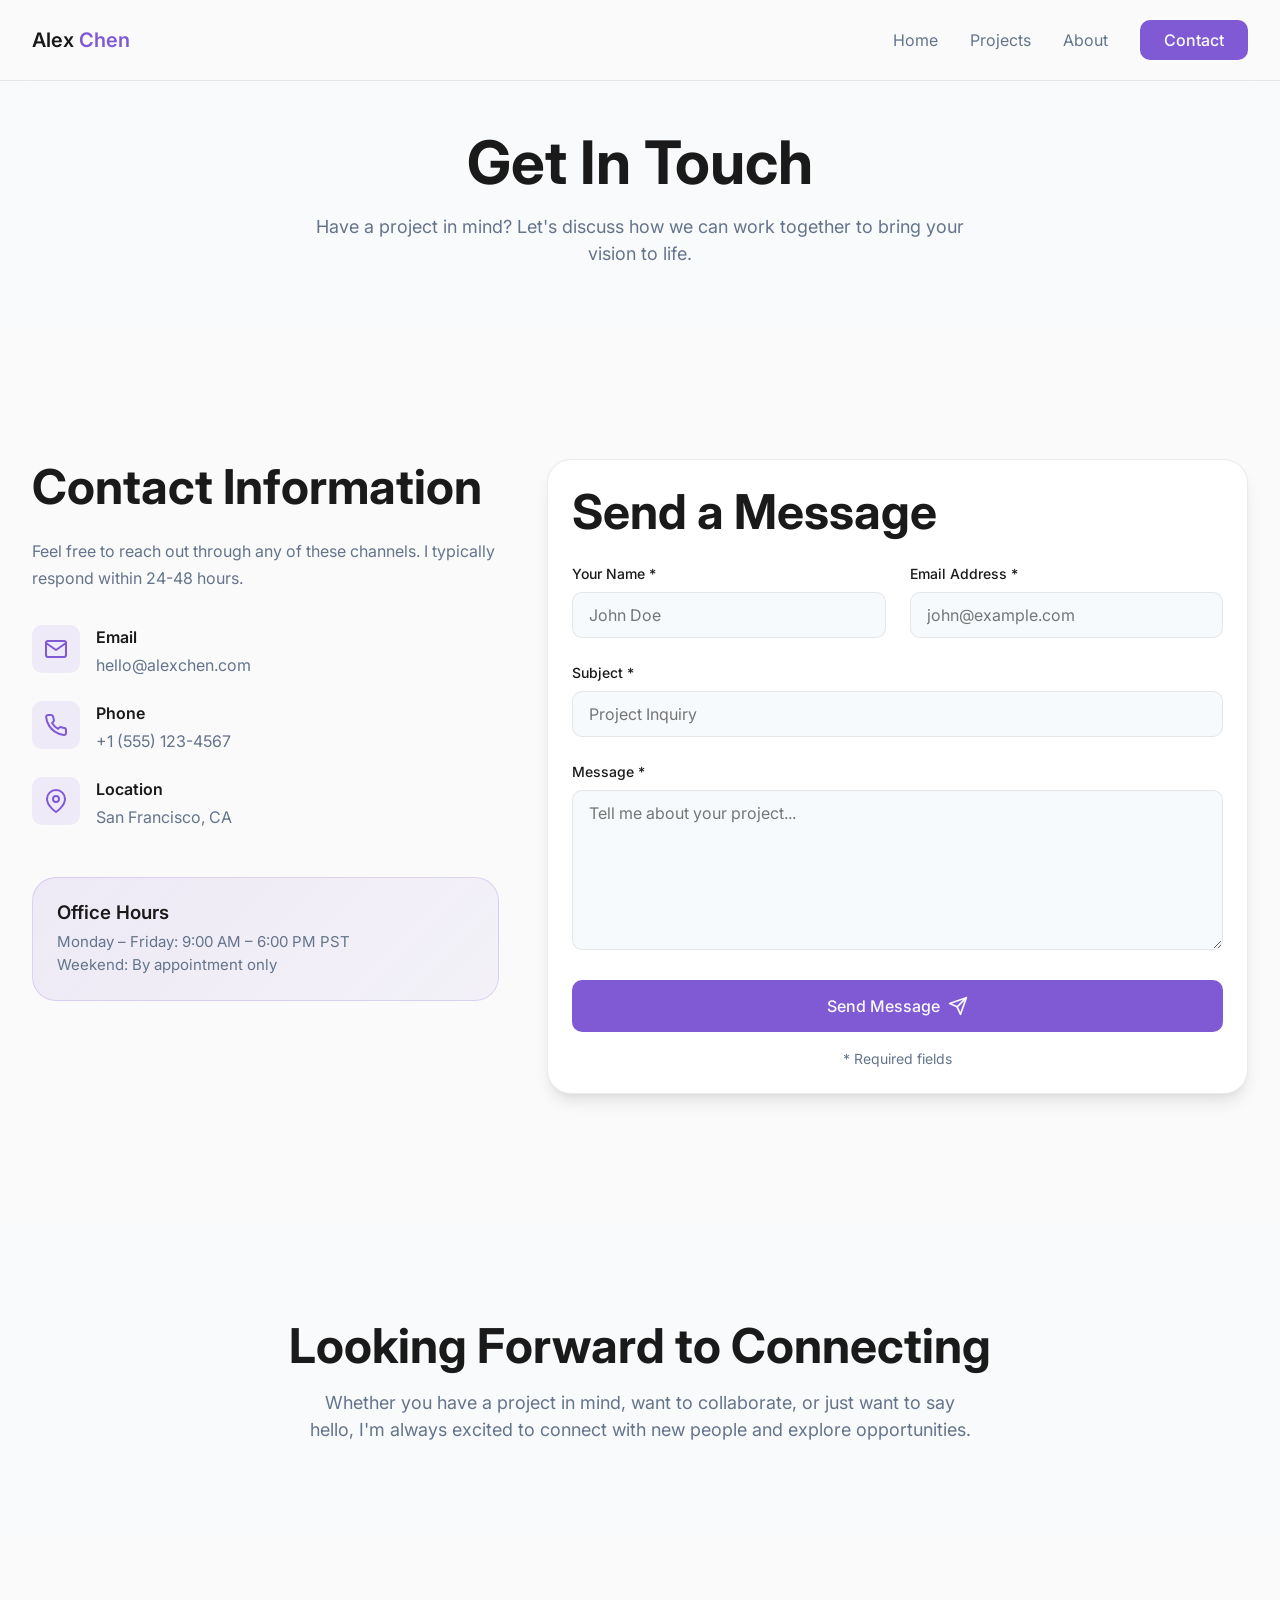
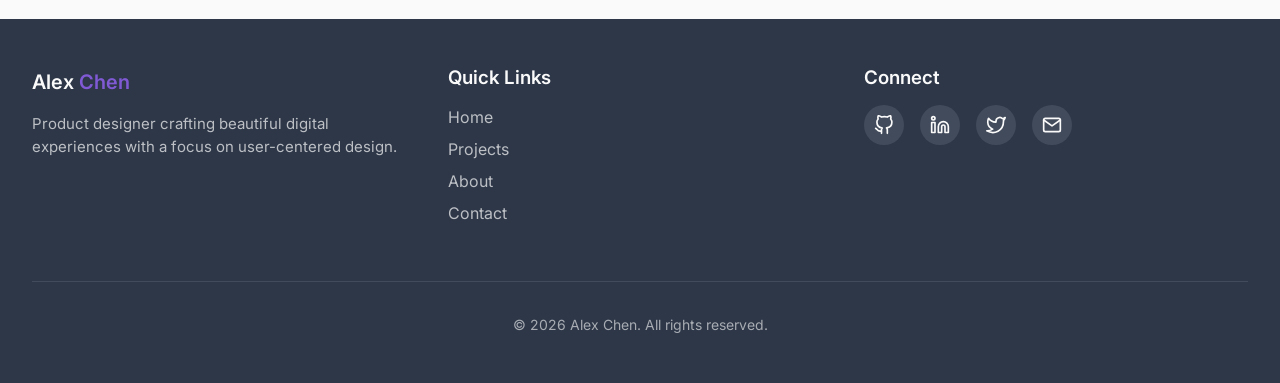
<file: contact.html>
<!doctype html>
<html lang="en">
<head>
  <meta charset="utf-8">
  <meta name="viewport" content="width=device-width, initial-scale=1">
  <title>Contact — Alex Chen</title>
  <meta name="description" content="Get in touch with Alex Chen for design projects and collaborations.">
  <link rel="preconnect" href="https://fonts.googleapis.com">
  <link rel="preconnect" href="https://fonts.gstatic.com" crossorigin>
  <link rel="stylesheet" href="https://fonts.googleapis.com/css2?family=Inter:wght@400;500;600;700&display=swap">
  <link rel="stylesheet" href="css/style.css">
</head>
<body>

  <!-- Site navigation -->
  <nav class="nav">
    <div class="container nav__inner">
      <a href="index.html" class="nav__logo">Alex <span class="nav__logo-accent">Chen</span></a>
      <div class="nav__links">
        <a href="index.html" class="nav__link" data-nav-link="index.html">Home</a>
        <a href="projects.html" class="nav__link" data-nav-link="projects.html">Projects</a>
        <a href="about.html" class="nav__link" data-nav-link="about.html">About</a>
        <a href="contact.html" class="btn btn--primary btn--sm">Contact</a>
      </div>
      <button class="nav__toggle" data-mobile-toggle aria-label="Toggle menu" aria-expanded="false">
        <svg data-icon-menu viewBox="0 0 24 24" fill="none" stroke="currentColor" stroke-width="2" stroke-linecap="round" stroke-linejoin="round"><line x1="3" y1="6" x2="21" y2="6"/><line x1="3" y1="12" x2="21" y2="12"/><line x1="3" y1="18" x2="21" y2="18"/></svg>
        <svg data-icon-close style="display:none" viewBox="0 0 24 24" fill="none" stroke="currentColor" stroke-width="2" stroke-linecap="round" stroke-linejoin="round"><line x1="18" y1="6" x2="6" y2="18"/><line x1="6" y1="6" x2="18" y2="18"/></svg>
      </button>
    </div>
    <div class="nav__mobile" data-mobile-menu>
      <a href="index.html" class="nav__mobile-link" data-nav-link="index.html">Home</a>
      <a href="projects.html" class="nav__mobile-link" data-nav-link="projects.html">Projects</a>
      <a href="about.html" class="nav__mobile-link" data-nav-link="about.html">About</a>
      <a href="contact.html" class="nav__mobile-link" data-nav-link="contact.html" style="background:var(--secondary);color:var(--secondary-fg);text-align:center">Contact</a>
    </div>
  </nav>

  <main>

    <!-- Page title -->
    <header class="page-header">
      <div class="container fade-in">
        <h1 class="page-header__title">Get In Touch</h1>
        <p class="page-header__lead">Have a project in mind? Let's discuss how we can work together to bring your vision to life.</p>
      </div>
    </header>

    <!-- Contact info and form -->
    <section class="section section--lg">
      <div class="container">
        <div class="contact-grid">

          <!-- Left column: contact info -->
          <div>
            <h2 class="section__title" style="text-align:left;margin-bottom:1.5rem">Contact Information</h2>
            <p style="color:var(--muted-fg);margin-bottom:2rem;line-height:1.7">Feel free to reach out through any of these channels. I typically respond within 24-48 hours.</p>

            <div class="contact-info__item">
              <div class="contact-info__icon">
                <svg width="24" height="24" viewBox="0 0 24 24" fill="none" stroke="currentColor" stroke-width="2" stroke-linecap="round" stroke-linejoin="round"><path d="M4 4h16c1.1 0 2 .9 2 2v12c0 1.1-.9 2-2 2H4c-1.1 0-2-.9-2-2V6c0-1.1.9-2 2-2z"/><polyline points="22,6 12,13 2,6"/></svg>
              </div>
              <div>
                <div class="contact-info__label">Email</div>
                <a class="contact-info__value" href="mailto:hello@alexchen.com">hello@alexchen.com</a>
              </div>
            </div>

            <div class="contact-info__item">
              <div class="contact-info__icon">
                <svg width="24" height="24" viewBox="0 0 24 24" fill="none" stroke="currentColor" stroke-width="2" stroke-linecap="round" stroke-linejoin="round"><path d="M22 16.92v3a2 2 0 0 1-2.18 2 19.79 19.79 0 0 1-8.63-3.07 19.5 19.5 0 0 1-6-6 19.79 19.79 0 0 1-3.07-8.67A2 2 0 0 1 4.11 2h3a2 2 0 0 1 2 1.72 12.84 12.84 0 0 0 .7 2.81 2 2 0 0 1-.45 2.11L8.09 9.91a16 16 0 0 0 6 6l1.27-1.27a2 2 0 0 1 2.11-.45 12.84 12.84 0 0 0 2.81.7A2 2 0 0 1 22 16.92z"/></svg>
              </div>
              <div>
                <div class="contact-info__label">Phone</div>
                <a class="contact-info__value" href="tel:+15551234567">+1 (555) 123-4567</a>
              </div>
            </div>

            <div class="contact-info__item">
              <div class="contact-info__icon">
                <svg width="24" height="24" viewBox="0 0 24 24" fill="none" stroke="currentColor" stroke-width="2" stroke-linecap="round" stroke-linejoin="round"><path d="M21 10c0 7-9 13-9 13s-9-6-9-13a9 9 0 0 1 18 0z"/><circle cx="12" cy="10" r="3"/></svg>
              </div>
              <div>
                <div class="contact-info__label">Location</div>
                <div class="contact-info__value">San Francisco, CA</div>
              </div>
            </div>

            <div class="contact-info__hours">
              <h3 style="font-weight:600;margin-bottom:.5rem">Office Hours</h3>
              <p style="color:var(--muted-fg);font-size:.9375rem;margin:0">
                Monday – Friday: 9:00 AM – 6:00 PM PST<br>
                Weekend: By appointment only
              </p>
            </div>
          </div>

          <!-- Right column: form -->
          <div class="contact-form">
            <h2 class="section__title" style="text-align:left;margin-bottom:1.5rem">Send a Message</h2>

            <form data-contact-form novalidate>
              <div class="form__row" style="grid-template-columns:1fr 1fr">
                <div>
                  <label class="form__label" for="name">Your Name *</label>
                  <input class="form__input" type="text" id="name" name="name" required placeholder="John Doe" autocomplete="name">
                </div>
                <div>
                  <label class="form__label" for="email">Email Address *</label>
                  <input class="form__input" type="email" id="email" name="email" required placeholder="john@example.com" autocomplete="email">
                </div>
              </div>

              <div class="form__group">
                <label class="form__label" for="subject">Subject *</label>
                <input class="form__input" type="text" id="subject" name="subject" required placeholder="Project Inquiry">
              </div>

              <div class="form__group">
                <label class="form__label" for="message">Message *</label>
                <textarea class="form__textarea" id="message" name="message" rows="6" required placeholder="Tell me about your project..."></textarea>
              </div>

              <button class="btn btn--primary" type="submit" style="width:100%">
                Send Message
                <svg width="20" height="20" viewBox="0 0 24 24" fill="none" stroke="currentColor" stroke-width="2" stroke-linecap="round" stroke-linejoin="round"><line x1="22" y1="2" x2="11" y2="13"/><polygon points="22 2 15 22 11 13 2 9 22 2"/></svg>
              </button>
              <p class="form__hint">* Required fields</p>
            </form>
          </div>
        </div>
      </div>
    </section>

    <!-- Closing note -->
    <section class="section section--alt">
      <div class="container text-center" style="max-width:64rem">
        <div class="reveal">
          <h2 class="section__title">Looking Forward to Connecting</h2>
          <p class="section__lead">Whether you have a project in mind, want to collaborate, or just want to say hello, I'm always excited to connect with new people and explore opportunities.</p>
        </div>
      </div>
    </section>

  </main>

  <!-- Footer -->
  <footer class="footer">
    <div class="container">
      <div class="footer__grid">
        <div>
          <div class="footer__brand-title">Alex <span style="color:var(--secondary)">Chen</span></div>
          <p class="footer__brand-text">Product designer crafting beautiful digital experiences with a focus on user-centered design.</p>
        </div>
        <div>
          <h3 class="footer__heading">Quick Links</h3>
          <ul class="footer__list">
            <li><a href="index.html">Home</a></li>
            <li><a href="projects.html">Projects</a></li>
            <li><a href="about.html">About</a></li>
            <li><a href="contact.html">Contact</a></li>
          </ul>
        </div>
        <div>
          <h3 class="footer__heading">Connect</h3>
          <div class="footer__socials">
            <a class="footer__social" href="#" aria-label="GitHub"><svg width="20" height="20" viewBox="0 0 24 24" fill="none" stroke="currentColor" stroke-width="2" stroke-linecap="round" stroke-linejoin="round"><path d="M9 19c-5 1.5-5-2.5-7-3m14 6v-3.87a3.37 3.37 0 0 0-.94-2.61c3.14-.35 6.44-1.54 6.44-7A5.44 5.44 0 0 0 20 4.77 5.07 5.07 0 0 0 19.91 1S18.73.65 16 2.48a13.38 13.38 0 0 0-7 0C6.27.65 5.09 1 5.09 1A5.07 5.07 0 0 0 5 4.77a5.44 5.44 0 0 0-1.5 3.78c0 5.42 3.3 6.61 6.44 7A3.37 3.37 0 0 0 9 18.13V22"/></svg></a>
            <a class="footer__social" href="#" aria-label="LinkedIn"><svg width="20" height="20" viewBox="0 0 24 24" fill="none" stroke="currentColor" stroke-width="2" stroke-linecap="round" stroke-linejoin="round"><path d="M16 8a6 6 0 0 1 6 6v7h-4v-7a2 2 0 0 0-4 0v7h-4v-7a6 6 0 0 1 6-6z"/><rect x="2" y="9" width="4" height="12"/><circle cx="4" cy="4" r="2"/></svg></a>
            <a class="footer__social" href="#" aria-label="Twitter"><svg width="20" height="20" viewBox="0 0 24 24" fill="none" stroke="currentColor" stroke-width="2" stroke-linecap="round" stroke-linejoin="round"><path d="M23 3a10.9 10.9 0 0 1-3.14 1.53 4.48 4.48 0 0 0-7.86 3v1A10.66 10.66 0 0 1 3 4s-4 9 5 13a11.64 11.64 0 0 1-7 2c9 5 20 0 20-11.5a4.5 4.5 0 0 0-.08-.83A7.72 7.72 0 0 0 23 3z"/></svg></a>
            <a class="footer__social" href="mailto:hello@alexchen.com" aria-label="Email"><svg width="20" height="20" viewBox="0 0 24 24" fill="none" stroke="currentColor" stroke-width="2" stroke-linecap="round" stroke-linejoin="round"><path d="M4 4h16c1.1 0 2 .9 2 2v12c0 1.1-.9 2-2 2H4c-1.1 0-2-.9-2-2V6c0-1.1.9-2 2-2z"/><polyline points="22,6 12,13 2,6"/></svg></a>
          </div>
        </div>
      </div>
      <div class="footer__bottom">© <span data-current-year>2024</span> Alex Chen. All rights reserved.</div>
    </div>
  </footer>

  <button class="back-to-top" data-back-to-top aria-label="Back to top">
    <svg width="20" height="20" viewBox="0 0 24 24" fill="none" stroke="currentColor" stroke-width="2" stroke-linecap="round" stroke-linejoin="round"><line x1="12" y1="19" x2="12" y2="5"/><polyline points="5 12 12 5 19 12"/></svg>
  </button>

  <script src="js/main.js"></script>
  <script src="js/contact.js"></script>
</body>
</html>
</file>
<file: css/style.css>
/* Design tokens */
:root {
  --background: #FAFAFA;
  --foreground: #1A1A1A;
  --card: #FFFFFF;
  --primary: #2D3748;
  --primary-fg: #FAFAFA;
  --secondary: #805AD5;
  --secondary-fg: #FAFAFA;
  --muted: #E2E8F0;
  --muted-fg: #64748B;
  --accent: #F7FAFC;
  --border: rgba(0, 0, 0, 0.08);
  --radius: 0.625rem;
  --radius-lg: 1rem;
  --radius-xl: 1.5rem;
  --shadow-md: 0 4px 6px -1px rgba(0, 0, 0, 0.08), 0 2px 4px -2px rgba(0, 0, 0, 0.06);
  --shadow-lg: 0 10px 15px -3px rgba(0, 0, 0, 0.1), 0 4px 6px -4px rgba(0, 0, 0, 0.06);
  --shadow-xl: 0 25px 50px -12px rgba(0, 0, 0, 0.18);
  --ease: cubic-bezier(.4, 0, .2, 1);
}

/* Resets & base */
*, *::before, *::after { box-sizing: border-box; }

html { font-size: 16px; scroll-behavior: smooth; }

body {
  margin: 0;
  font-family: 'Inter', system-ui, -apple-system, 'Segoe UI', Roboto, sans-serif;
  background: var(--background);
  color: var(--foreground);
  line-height: 1.5;
  -webkit-font-smoothing: antialiased;
}

img { max-width: 100%; display: block; }
a { color: inherit; text-decoration: none; }
button { font-family: inherit; cursor: pointer; border: none; background: none; }

h1, h2, h3, h4 { margin: 0; font-weight: 700; line-height: 1.15; }
p { margin: 0; }

/* Layout helpers */
.container {
  max-width: 80rem; /* 1280px */
  margin: 0 auto;
  padding: 0 1rem;
}

.section { padding: 4rem 0; }
.section--lg { padding: 6rem 0; }
.section--alt { background: rgba(247, 250, 252, 0.6); } /* accent/30 */

.text-center { text-align: center; }

.grid { display: grid; gap: 1.5rem; }
.grid--2 { grid-template-columns: 1fr; }
.grid--3 { grid-template-columns: 1fr; }
.grid--4 { grid-template-columns: repeat(2, 1fr); }
.grid--projects { grid-template-columns: 1fr; }

/* Components */

/* --- Navigation --- */
.nav {
  position: fixed;
  top: 0; left: 0; right: 0;
  z-index: 50;
  background: rgba(250, 250, 250, 0.8);
  backdrop-filter: blur(12px);
  -webkit-backdrop-filter: blur(12px);
  border-bottom: 1px solid var(--border);
}
.nav__inner {
  display: flex;
  justify-content: space-between;
  align-items: center;
  height: 4rem;
}
.nav__logo {
  font-size: 1.25rem;
  font-weight: 600;
  transition: transform .2s var(--ease);
}
.nav__logo:hover { transform: scale(1.05); }
.nav__logo-accent { color: var(--secondary); }

.nav__links { display: none; align-items: center; gap: 2rem; }
.nav__link {
  position: relative;
  color: var(--muted-fg);
  font-size: 1rem;
  transition: color .2s var(--ease), transform .2s var(--ease);
}
.nav__link:hover { color: var(--foreground); transform: translateY(-2px); }
.nav__link--active { color: var(--secondary); font-weight: 500; }
.nav__link--active::after {
  content: "";
  position: absolute;
  left: 0; right: 0; bottom: -4px;
  height: 2px;
  background: var(--secondary);
}

.nav__toggle {
  display: inline-flex;
  align-items: center;
  justify-content: center;
  width: 2.5rem; height: 2.5rem;
  color: var(--foreground);
}
.nav__toggle svg { width: 24px; height: 24px; }

.nav__mobile {
  display: none;
  background: var(--background);
  border-top: 1px solid var(--border);
  padding: 1rem;
}
.nav__mobile.is-open { display: block; }
.nav__mobile-link {
  display: block;
  padding: .5rem 1rem;
  border-radius: var(--radius);
  color: var(--muted-fg);
  margin-bottom: .5rem;
  transition: background .2s var(--ease), color .2s var(--ease);
}
.nav__mobile-link:hover { background: var(--accent); }
.nav__mobile-link--active {
  background: rgba(128, 90, 213, 0.1);
  color: var(--secondary);
  font-weight: 500;
}

/* --- Buttons --- */
.btn {
  display: inline-flex;
  align-items: center;
  justify-content: center;
  gap: .5rem;
  padding: 1rem 2rem;
  border-radius: var(--radius);
  font-weight: 500;
  font-size: 1rem;
  transition: transform .2s var(--ease), background .2s var(--ease), color .2s var(--ease);
}
.btn:hover { transform: scale(1.05); }
.btn:active { transform: scale(.95); }
.btn--primary { background: var(--secondary); color: var(--secondary-fg); }
.btn--primary:hover { background: #6f4cc4; }
.btn--outline {
  background: transparent;
  color: var(--foreground);
  border: 2px solid var(--border);
}
.btn--outline:hover { background: var(--accent); }
.btn--outline-accent {
  background: transparent;
  color: var(--secondary);
  border: 2px solid var(--secondary);
}
.btn--outline-accent:hover { background: var(--secondary); color: var(--secondary-fg); }
.btn--sm { padding: .5rem 1.5rem; }

/* --- Cards --- */
.card {
  background: var(--card);
  border-radius: var(--radius-xl);
  overflow: hidden;
  box-shadow: var(--shadow-md);
  transition: transform .3s var(--ease), box-shadow .3s var(--ease), border-color .3s var(--ease);
}
.card:hover { transform: translateY(-10px); box-shadow: var(--shadow-xl); }
.card__image-wrap {
  position: relative;
  height: 16rem;
  overflow: hidden;
}
.card__image {
  width: 100%;
  height: 100%;
  object-fit: cover;
  transition: transform .5s var(--ease);
}
.card:hover .card__image { transform: scale(1.1); }
.card__overlay {
  position: absolute; inset: 0;
  background: linear-gradient(to top, rgba(0, 0, 0, .7), rgba(0, 0, 0, .2) 50%, transparent);
  opacity: 0;
  transition: opacity .3s var(--ease);
  display: flex;
  align-items: flex-end;
  padding: 1.5rem;
  color: #fff;
}
.card:hover .card__overlay { opacity: 1; }
.card__body { padding: 1.5rem; }
.card__category {
  font-size: .875rem;
  color: var(--secondary);
  font-weight: 500;
  margin-bottom: .5rem;
}
.card__title { font-size: 1.25rem; margin-bottom: .75rem; }
.card__text { color: var(--muted-fg); font-size: .875rem; line-height: 1.6; }
.card__tags { display: flex; gap: .5rem; flex-wrap: wrap; }
.card__tag {
  font-size: .75rem;
  background: rgba(255, 255, 255, .2);
  padding: .25rem .5rem;
  border-radius: .25rem;
}
.card__year { font-size: .875rem; margin-bottom: .25rem; }

/* --- Generic feature/value box --- */
.feature {
  padding: 2rem;
  background: var(--card);
  border-radius: var(--radius-xl);
  border: 1px solid var(--border);
  text-align: center;
  transition: transform .3s var(--ease), border-color .3s var(--ease), box-shadow .3s var(--ease);
}
.feature:hover {
  transform: translateY(-10px);
  border-color: var(--secondary);
  box-shadow: var(--shadow-lg);
}
.feature__icon {
  width: 4rem; height: 4rem;
  background: rgba(128, 90, 213, .1);
  border-radius: var(--radius-xl);
  display: inline-flex;
  align-items: center;
  justify-content: center;
  margin-bottom: 1.5rem;
  color: var(--secondary);
  transition: transform .5s var(--ease);
}
.feature:hover .feature__icon { transform: rotate(360deg); }
.feature__title { font-size: 1.25rem; margin-bottom: .75rem; }
.feature__text { color: var(--muted-fg); line-height: 1.6; }

/* --- Testimonial --- */
.testimonial {
  padding: 1.5rem;
  background: var(--card);
  border-radius: var(--radius-xl);
  box-shadow: var(--shadow-md);
  transition: transform .3s var(--ease), box-shadow .3s var(--ease);
}
.testimonial:hover { transform: translateY(-5px); box-shadow: var(--shadow-xl); }
.testimonial__stars {
  display: flex;
  gap: .25rem;
  color: #facc15;
  margin-bottom: 1rem;
}
.testimonial__stars svg { width: 18px; height: 18px; fill: #facc15; }
.testimonial__quote {
  color: var(--muted-fg);
  margin-bottom: 1.5rem;
  font-style: italic;
  line-height: 1.6;
}
.testimonial__name { font-weight: 600; }
.testimonial__role { font-size: .875rem; color: var(--muted-fg); }

/* --- CTA box --- */
.cta-box {
  background: linear-gradient(135deg, rgba(128, 90, 213, .1), rgba(128, 90, 213, .05));
  padding: 2rem;
  border-radius: 1.5rem;
  border: 1px solid rgba(128, 90, 213, .2);
  text-align: center;
}

/* --- Footer --- */
.footer {
  background: var(--primary);
  color: var(--primary-fg);
  margin-top: 5rem;
  padding: 3rem 0;
}
.footer__grid {
  display: grid;
  grid-template-columns: 1fr;
  gap: 2rem;
}
.footer__brand-title { font-size: 1.25rem; font-weight: 600; margin-bottom: 1rem; }
.footer__brand-text { color: rgba(250, 250, 250, .7); font-size: .9375rem; }
.footer__heading { font-weight: 600; margin-bottom: 1rem; }
.footer__list { list-style: none; padding: 0; margin: 0; }
.footer__list li { margin-bottom: .5rem; }
.footer__list a {
  color: rgba(250, 250, 250, .7);
  transition: color .2s var(--ease);
}
.footer__list a:hover { color: var(--primary-fg); }
.footer__socials { display: flex; gap: 1rem; }
.footer__social {
  width: 2.5rem; height: 2.5rem;
  border-radius: 50%;
  background: rgba(250, 250, 250, .1);
  display: inline-flex;
  align-items: center;
  justify-content: center;
  transition: background .2s var(--ease), transform .2s var(--ease);
}
.footer__social:hover { background: var(--secondary); transform: translateY(-2px) scale(1.1); }
.footer__bottom {
  margin-top: 3rem;
  padding-top: 2rem;
  border-top: 1px solid rgba(250, 250, 250, .1);
  text-align: center;
  font-size: .875rem;
  color: rgba(250, 250, 250, .6);
}

/* --- BackToTop button --- */
.back-to-top {
  position: fixed;
  right: 1.5rem;
  bottom: 1.5rem;
  width: 3rem;
  height: 3rem;
  border-radius: 50%;
  background: var(--secondary);
  color: var(--secondary-fg);
  display: inline-flex;
  align-items: center;
  justify-content: center;
  box-shadow: var(--shadow-lg);
  opacity: 0;
  pointer-events: none;
  transform: translateY(20px);
  transition: opacity .3s var(--ease), transform .3s var(--ease);
  z-index: 40;
}
.back-to-top.is-visible { opacity: 1; pointer-events: auto; transform: translateY(0); }
.back-to-top:hover { transform: translateY(-3px); }

/* --- Forms --- */
.form__group { margin-bottom: 1.5rem; }
.form__row {
  display: grid;
  grid-template-columns: 1fr;
  gap: 1.5rem;
  margin-bottom: 1.5rem;
}
.form__label {
  display: block;
  font-size: .875rem;
  font-weight: 500;
  margin-bottom: .5rem;
}
.form__input, .form__textarea {
  width: 100%;
  padding: .75rem 1rem;
  border-radius: var(--radius);
  background: var(--accent);
  border: 1px solid var(--border);
  font-family: inherit;
  font-size: 1rem;
  transition: box-shadow .2s var(--ease), border-color .2s var(--ease);
}
.form__input:focus, .form__textarea:focus {
  outline: none;
  border-color: var(--secondary);
  box-shadow: 0 0 0 2px rgba(128, 90, 213, .35);
}
.form__textarea { resize: vertical; min-height: 10rem; }
.form__hint {
  font-size: .875rem;
  color: var(--muted-fg);
  text-align: center;
  margin-top: 1rem;
}

/* --- FAQ accordion --- */
.faq {
  background: var(--card);
  border: 1px solid var(--border);
  border-radius: var(--radius-lg);
  overflow: hidden;
  margin-bottom: 1rem;
}
.faq__btn {
  width: 100%;
  padding: 1.5rem;
  display: flex;
  align-items: center;
  justify-content: space-between;
  gap: 1rem;
  text-align: left;
  font-weight: 600;
  font-size: 1rem;
  color: inherit;
  transition: background .2s var(--ease);
}
.faq__btn:hover { background: rgba(247, 250, 252, .5); }
.faq__icon {
  flex-shrink: 0;
  color: var(--secondary);
  transition: transform .3s var(--ease);
}
.faq.is-open .faq__icon { transform: rotate(180deg); }
.faq__panel {
  max-height: 0;
  overflow: hidden;
  transition: max-height .3s var(--ease);
}
.faq__panel-inner {
  padding: 0 1.5rem 1.5rem;
  color: var(--muted-fg);
  line-height: 1.6;
}

/* Page-specific */

/* --- Hero (Home) --- */
.hero {
  min-height: 100vh;
  display: flex;
  align-items: center;
  justify-content: center;
  padding: 5rem 1rem 3rem;
}
.hero__badge {
  display: inline-block;
  padding: .5rem 1rem;
  background: rgba(128, 90, 213, .1);
  color: var(--secondary);
  border-radius: 9999px;
  font-size: .875rem;
  font-weight: 500;
  margin-bottom: 1.5rem;
}
.hero__title {
  font-size: clamp(2.25rem, 6vw, 4.5rem);
  margin-bottom: 1.5rem;
}
.hero__title-accent { color: var(--secondary); }
.hero__lead {
  font-size: clamp(1.125rem, 2vw, 1.5rem);
  color: var(--muted-fg);
  margin: 0 auto 2rem;
  max-width: 48rem;
}
.hero__actions {
  display: flex;
  flex-direction: column;
  gap: 1rem;
  align-items: center;
  justify-content: center;
}

/* --- Stats --- */
.stats { margin-top: 4rem; }
.stats__item { text-align: center; }
.stats__value {
  font-size: clamp(1.875rem, 4vw, 2.5rem);
  font-weight: 700;
  color: var(--secondary);
  margin-bottom: .5rem;
}
.stats__label { font-size: .875rem; color: var(--muted-fg); }

/* --- Page header (Projects/About/Contact) --- */
.page-header {
  padding: 8rem 1rem 4rem;
  background: rgba(247, 250, 252, .6);
  text-align: center;
}
.page-header__title {
  font-size: clamp(2.25rem, 5vw, 3.75rem);
  margin-bottom: 1rem;
}
.page-header__lead {
  font-size: 1.125rem;
  color: var(--muted-fg);
  max-width: 42rem;
  margin: 0 auto;
}

/* --- Projects filter bar --- */
.filters {
  padding: 2rem 0;
  position: sticky;
  top: 4rem;
  background: rgba(250, 250, 250, .95);
  backdrop-filter: blur(12px);
  z-index: 40;
  border-bottom: 1px solid var(--border);
}
.filters__row {
  display: flex;
  flex-direction: column;
  gap: 1rem;
  align-items: stretch;
  justify-content: space-between;
}
.filters__categories {
  display: flex;
  gap: .5rem;
  overflow-x: auto;
  padding-bottom: .5rem;
  scrollbar-width: none;
  -ms-overflow-style: none;
}
.filters__categories::-webkit-scrollbar { display: none; }
.filters__chip {
  padding: .5rem 1rem;
  background: var(--accent);
  color: var(--foreground);
  border-radius: var(--radius);
  white-space: nowrap;
  transition: background .2s var(--ease), color .2s var(--ease), transform .2s var(--ease);
}
.filters__chip:hover { transform: scale(1.05); }
.filters__chip--active {
  background: var(--secondary);
  color: var(--secondary-fg);
}
.filters__search {
  position: relative;
  width: 100%;
}
.filters__search svg {
  position: absolute;
  left: .75rem;
  top: 50%;
  transform: translateY(-50%);
  color: var(--muted-fg);
  width: 18px; height: 18px;
}
.filters__search input {
  width: 100%;
  padding: .5rem 1rem .5rem 2.5rem;
  border-radius: var(--radius);
  background: var(--accent);
  border: 1px solid var(--border);
  font-family: inherit;
}
.filters__search input:focus {
  outline: none;
  border-color: var(--secondary);
  box-shadow: 0 0 0 2px rgba(128, 90, 213, .35);
}
.filters__count { margin-top: 1rem; font-size: .875rem; color: var(--muted-fg); }
.filters__empty {
  text-align: center;
  padding: 4rem 0;
}
.filters__empty p { font-size: 1.25rem; color: var(--muted-fg); margin-bottom: 1rem; }

/* --- About: timeline --- */
.timeline { padding-left: 2rem; border-left: 2px solid var(--secondary); }
.timeline__item {
  position: relative;
  padding-bottom: 2rem;
  transition: transform .3s var(--ease);
}
.timeline__item:hover { transform: translateX(10px); }
.timeline__item:last-child { padding-bottom: 0; }
.timeline__dot {
  position: absolute;
  left: -2.5625rem;
  top: 0;
  width: 1rem; height: 1rem;
  background: var(--secondary);
  border-radius: 50%;
}
.timeline__year {
  font-size: .875rem;
  color: var(--secondary);
  font-weight: 500;
  margin-bottom: .5rem;
}
.timeline__title { font-size: 1.25rem; margin-bottom: .25rem; }
.timeline__org { color: var(--muted-fg); font-weight: 500; margin-bottom: .75rem; }
.timeline__text { color: var(--muted-fg); line-height: 1.6; }

.section-heading {
  display: flex;
  align-items: center;
  gap: .75rem;
  margin-bottom: 3rem;
}
.section-heading svg { color: var(--secondary); width: 32px; height: 32px; }
.section-heading h2 {
  font-size: clamp(1.875rem, 4vw, 3rem);
}

/* --- About: education / award --- */
.info-card {
  padding: 1.5rem;
  background: var(--card);
  border-radius: var(--radius-xl);
  border: 1px solid var(--border);
  transition: border-color .3s var(--ease);
  margin-bottom: 1.5rem;
}
.info-card:hover { border-color: var(--secondary); }
.info-card__year {
  font-size: .875rem;
  color: var(--secondary);
  font-weight: 500;
  margin-bottom: .5rem;
}
.info-card__title { font-size: 1.25rem; margin-bottom: .25rem; }
.info-card__sub { color: var(--muted-fg); font-weight: 500; margin-bottom: .75rem; }
.info-card__text { color: var(--muted-fg); line-height: 1.6; }

.award {
  padding: 1.5rem;
  background: linear-gradient(135deg, rgba(128, 90, 213, .05), rgba(128, 90, 213, .1));
  border-radius: var(--radius-xl);
  border: 1px solid rgba(128, 90, 213, .2);
  display: flex;
  gap: 1rem;
  align-items: flex-start;
  transition: transform .2s var(--ease);
}
.award:hover { transform: scale(1.03); }
.award svg { color: var(--secondary); flex-shrink: 0; }
.award__name { font-weight: 600; margin-bottom: .25rem; }
.award__year { font-size: .875rem; color: var(--muted-fg); }

/* --- About: portrait --- */
.about-hero {
  display: grid;
  grid-template-columns: 1fr;
  gap: 2rem;
  align-items: center;
}
.about-hero__title { font-size: clamp(2.25rem, 5vw, 3.75rem); margin-bottom: 1.5rem; }
.about-hero__text {
  font-size: 1.125rem;
  color: var(--muted-fg);
  margin-bottom: 1.5rem;
  line-height: 1.7;
}
.about-hero__photo-wrap { position: relative; }
.about-hero__photo {
  border-radius: var(--radius-xl);
  overflow: hidden;
  box-shadow: var(--shadow-xl);
}
.about-hero__badge {
  position: absolute;
  bottom: -1.5rem;
  right: -1.5rem;
  background: var(--secondary);
  color: var(--secondary-fg);
  padding: 1.5rem;
  border-radius: var(--radius-xl);
  box-shadow: var(--shadow-xl);
}
.about-hero__badge-value { font-size: 1.875rem; font-weight: 700; }
.about-hero__badge-label { font-size: .875rem; }

/* --- Contact: layout --- */
.contact-grid {
  display: grid;
  grid-template-columns: 1fr;
  gap: 3rem;
}
.contact-info__item {
  display: flex;
  gap: 1rem;
  align-items: flex-start;
  margin-bottom: 1.5rem;
  transition: transform .2s var(--ease);
}
.contact-info__item:hover { transform: translateX(10px); }
.contact-info__icon {
  width: 3rem; height: 3rem;
  background: rgba(128, 90, 213, .1);
  border-radius: var(--radius);
  display: inline-flex;
  align-items: center;
  justify-content: center;
  color: var(--secondary);
  flex-shrink: 0;
}
.contact-info__label { font-weight: 600; margin-bottom: .25rem; }
.contact-info__value { color: var(--muted-fg); transition: color .2s var(--ease); }
.contact-info__value:hover { color: var(--secondary); }
.contact-info__hours {
  margin-top: 3rem;
  padding: 1.5rem;
  background: linear-gradient(135deg, rgba(128, 90, 213, .1), rgba(128, 90, 213, .05));
  border-radius: var(--radius-xl);
  border: 1px solid rgba(128, 90, 213, .2);
}
.contact-form {
  background: var(--card);
  padding: 1.5rem;
  border-radius: var(--radius-xl);
  border: 1px solid var(--border);
  box-shadow: var(--shadow-lg);
}

/* --- 404 page --- */
.notfound {
  min-height: 100vh;
  display: flex;
  align-items: center;
  justify-content: center;
  padding: 1rem;
  text-align: center;
}
.notfound__code {
  font-size: clamp(5rem, 15vw, 9rem);
  color: var(--secondary);
  margin-bottom: 1rem;
  line-height: 1;
}
.notfound__title { font-size: clamp(1.875rem, 4vw, 2.5rem); margin-bottom: 1rem; }
.notfound__text {
  font-size: 1.125rem;
  color: var(--muted-fg);
  margin-bottom: 2rem;
}
.notfound__actions {
  display: flex;
  flex-direction: column;
  gap: 1rem;
  justify-content: center;
  align-items: center;
}

/* Generic section headings */
.section__head { text-align: center; margin-bottom: 3rem; }
.section__title {
  font-size: clamp(1.875rem, 4vw, 3rem);
  margin-bottom: 1rem;
}
.section__lead {
  font-size: 1.125rem;
  color: var(--muted-fg);
  max-width: 42rem;
  margin: 0 auto;
}

/* Animations & utilities */

/* Fade-in on scroll (driven by IntersectionObserver in main.js) */
.reveal {
  opacity: 0;
  transform: translateY(20px);
  transition: opacity .6s var(--ease), transform .6s var(--ease);
}
.reveal.is-visible { opacity: 1; transform: translateY(0); }

/* Initial fade-in on page load (no scroll trigger) */
.fade-in { animation: fadeIn .8s var(--ease) both; }
@keyframes fadeIn {
  from { opacity: 0; transform: translateY(30px); }
  to { opacity: 1; transform: translateY(0); }
}

.sr-only {
  position: absolute;
  width: 1px; height: 1px;
  padding: 0; margin: -1px;
  overflow: hidden;
  clip: rect(0,0,0,0);
  white-space: nowrap;
  border: 0;
}

/* Responsive */
@media (max-width: 767px) {
  .footer__grid { text-align: center; }
  .footer__socials { justify-content: center; }
}

@media (min-width: 640px) {
  .container { padding: 0 1.5rem; }
  .hero__actions { flex-direction: row; }
  .grid--projects { grid-template-columns: repeat(2, 1fr); }
  .notfound__actions { flex-direction: row; }
}

@media (min-width: 768px) {
  .nav__inner { height: 5rem; }
  .nav__links { display: flex; }
  .nav__toggle { display: none; }
  .nav__mobile { display: none !important; }

  .section { padding: 6rem 0; }
  .section--lg { padding: 8rem 0; }

  .grid--2 { grid-template-columns: repeat(2, 1fr); }
  .grid--3 { grid-template-columns: repeat(3, 1fr); }
  .grid--4 { grid-template-columns: repeat(4, 1fr); }

  .footer__grid { grid-template-columns: repeat(3, 1fr); }
  .filters__row { flex-direction: row; align-items: center; }
  .filters__search { width: 16rem; }
  .about-hero { grid-template-columns: 1fr 1fr; gap: 3rem; }
  .contact-grid { grid-template-columns: 2fr 3fr; }

  .filters { top: 5rem; }
}

@media (min-width: 1024px) {
  .container { padding: 0 2rem; }
  .grid--projects { grid-template-columns: repeat(3, 1fr); }
}
</file>
